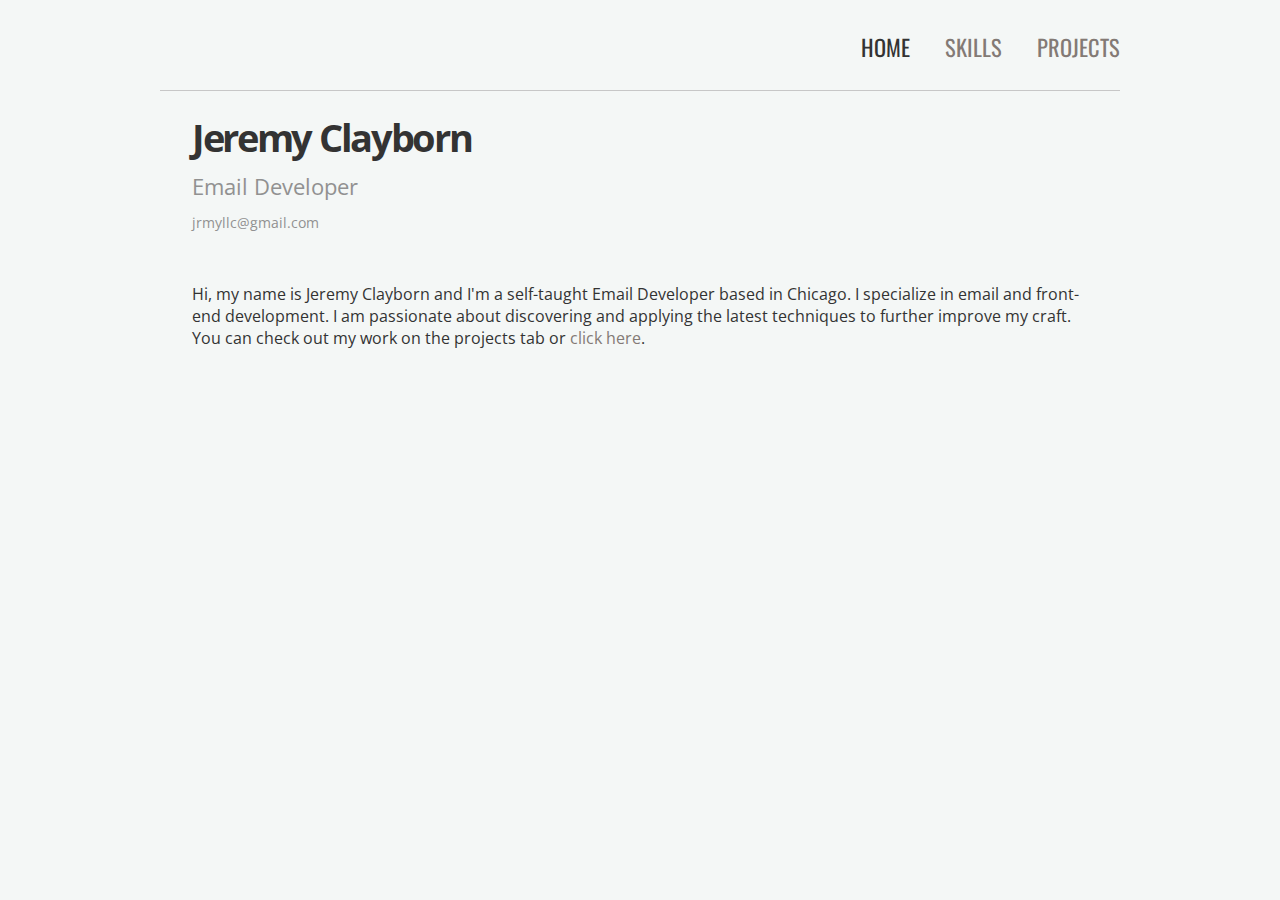
<file: index.html>
<!DOCTYPE html>
<html lang="en">
  <head>
    <meta charset="UTF-8">
    <meta name="viewport" content="width=device-width, initial-scale=1.0">
    <meta name="description" content="Portfolio">
    <title>Introduction</title>
    <link rel="stylesheet" href="css/portfolio.css" />
  </head>
  <body>

    <header>
      
      <nav>
        <a href="index.html" class="current">HOME</a>
        <a href="skills.html">SKILLS</a>
        <a href="portfolio.html">PROJECTS</a>
      </nav>
    </header>

    <section id="content">
      <div id="container">
        <h2 id="myname">Jeremy Clayborn</h2>
        <p id="mytitle">Email Developer</p>
        <p id="mytitle2">jrmyllc@gmail.com</p>

        <div id="intro">
          <p>Hi, my name is Jeremy Clayborn and I'm a self-taught Email Developer based in Chicago. I specialize in email and front-end development. I am passionate about discovering and applying the latest techniques to further improve my craft. You can check out my work on the projects tab or <a href="portfolio.html">click here</a>.</p>
          
        </div>
        

      </div>
    </section>

    <script src="js/jquery-1.11.0.min.js"></script>
    <script src="js/jq-load.js"></script>

  </body>
</html>
</file>
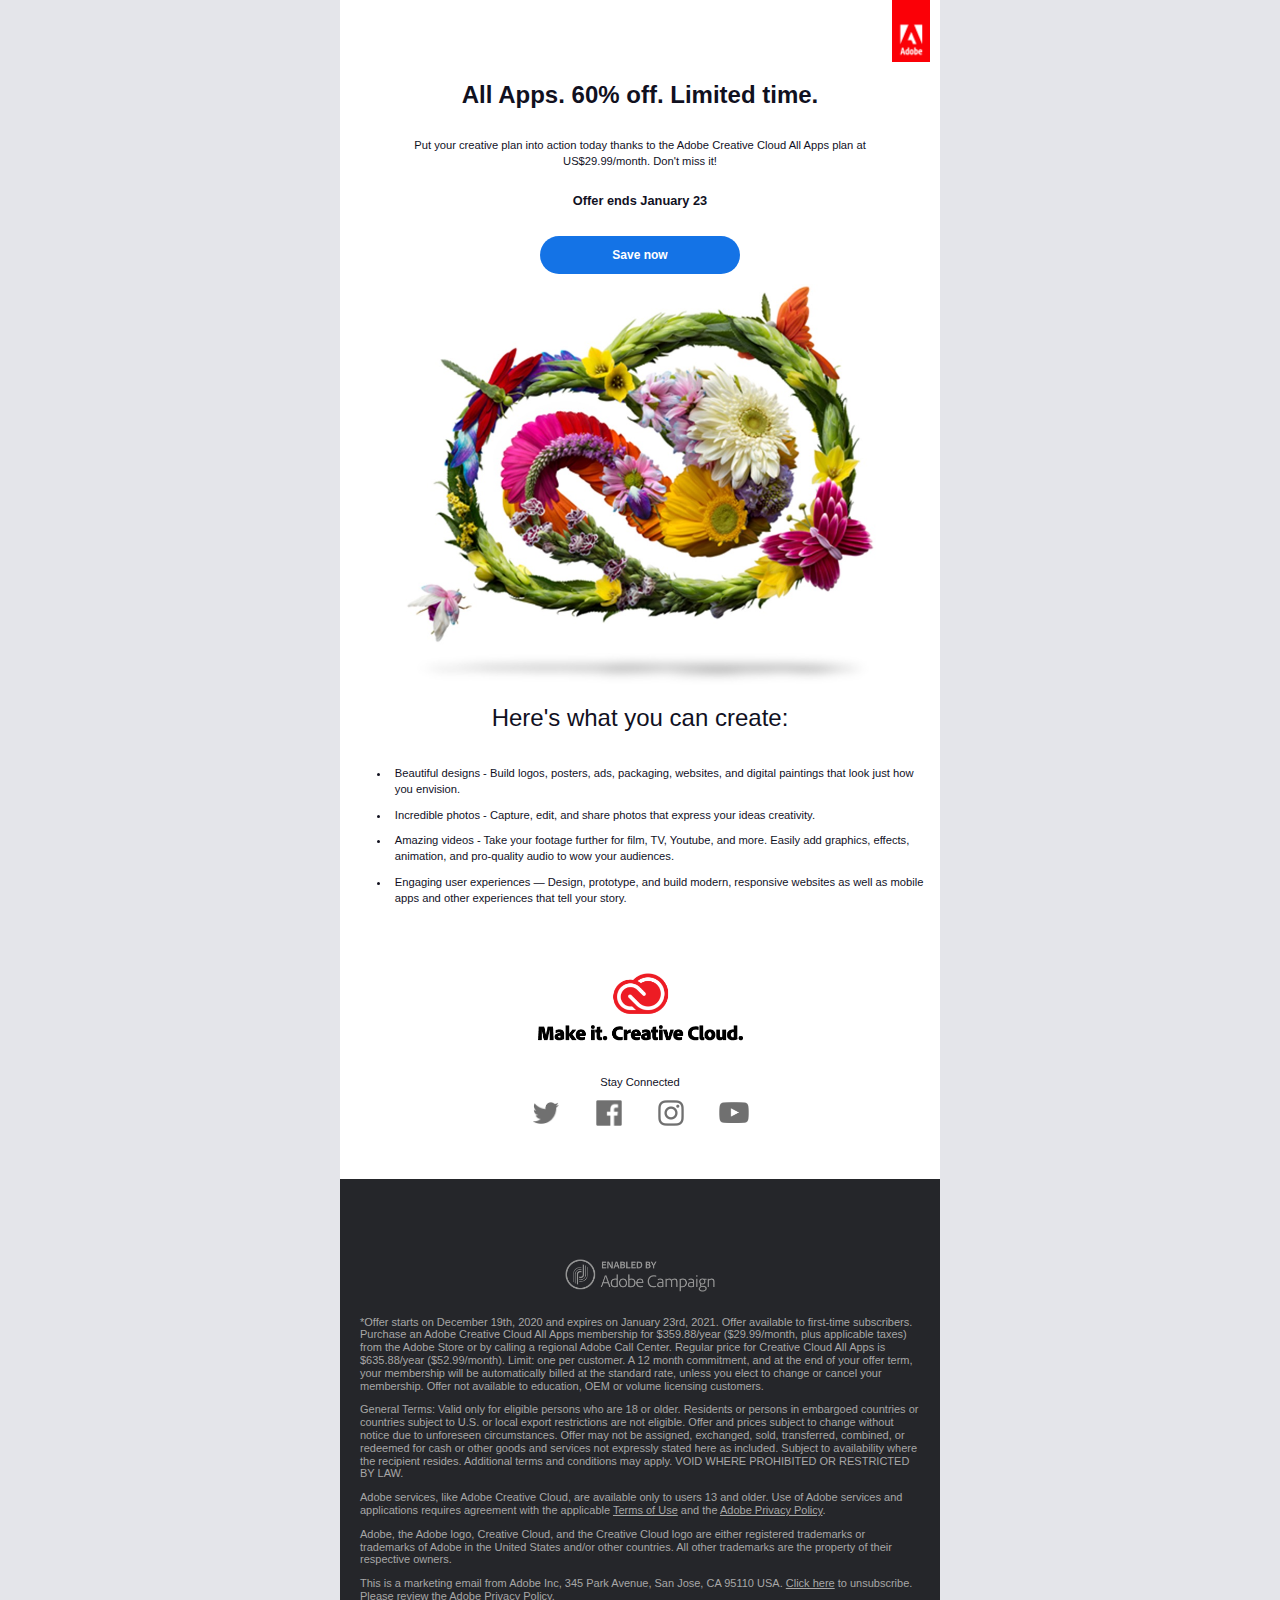
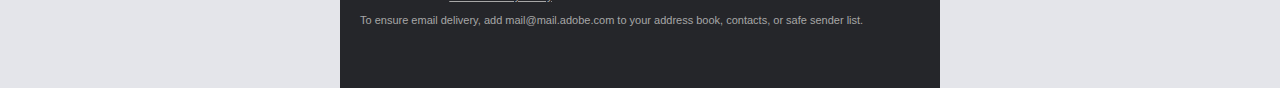
<file: Adobe_Promotional/html/index.html>
<!DOCTYPE html>
<html lang="en">
<head>
    <meta charset="UTF-8">
    <meta name="viewport" content="width=device-width, initial-scale=1.0">
    <meta name="description" content="Adobe Promotion">
    <link rel="stylesheet" href="../css/adobe.css">
    <title>Adobe 60% Off Promotion</title>
</head>
<body>

    <!-- Page -->
    <table cellpadding="0" cellspacing="0" border="0" align="center" width="100%" style="font-size:12px; font-family: Helvetica,Arial, Helvetica, sans-serif;color:#11111f;">
        <tr>
            <td>

                <!-- Email Container -->
                <table cellpadding="0" cellspacing="0" border="0" align="center" width="600" style="background-color: #ffffff;">
                    <tr>
                        <td>

                            <!-- Content -->
                            <table cellpadding="0" cellspacing="0" border="0" align="center" width="580">

                                <!-- Nav Logo -->
                                <tr align="right">
                                    <td>
                                        <img width="38" src="../images/adobe_tag.png" alt="">
                                    </td>
                                </tr>

                                <!-- Heading -->
                                <tr style="text-align: center;">
                                    <td>
                                        <h1 style="font-size: 1.5rem;">
                                            All Apps. 60% off. Limited time.
                                        </h1>
                                    </td>
                                </tr>

                                <!-- Heading Subtitle -->
                                <tr style="text-align: center;">
                                    <td >
                                        <p  style="font-size: .7rem; padding: 0 2rem; line-height: 1rem;">Put your creative plan into action today thanks to the Adobe Creative Cloud All Apps plan at US$29.99/month. Don't miss it!</p>
                                    </td>
                                </tr>

                                <!-- Offer Ends -->
                                <tr style="text-align: center;">
                                    <td>
                                        <p style="font-size: .8rem; padding-bottom: 1rem;"><b>Offer ends January 23</b></p>
                                    </td>
                                </tr>

                                <!-- Save Now Button -->
                                <tr>
                                    <td>
                                        <table id="button" cellpadding="0" cellspacing="0" border="0" align="center" width="200" style="border-radius: 3rem; color: #ffffff;">
                                            <tr  style="text-align: center;">
                                                <td>
                                                    <p><b>Save now</b></p>
                                                </td>
                                            </tr>
                                        </table>
                                    </td>
                                </tr>

                                <!-- Photo Art -->
                                <tr height="10">

                                </tr>
                                <tr align="center">
                                    <td>
                                        <img style="text-align: center;" width="475" src="../images/adobe_art.png" alt="">
                                    </td>
                                </tr>

                                <!-- Header of List -->
                                <tr align="center">
                                    <td>
                                        <h1 style="font-weight: 300; letter-spacing: 0;">Here's what you can create:</h1>
                                    </td>
                                </tr>

                                <!-- List -->
                                <tr>
                                    <td>
                                        <ul>
                                            <li>
                                                <b>Beautiful designs</b> - Build logos, posters, ads, packaging, websites, and digital paintings that look just how you envision.
                                            </li>
                                            <li>
                                                <b>Incredible photos</b> - Capture, edit, and share photos that express your ideas creativity.
                                            </li>
                                            <li>
                                                <b>Amazing videos</b> - Take your footage further for film, TV, Youtube, and more. Easily add graphics, effects, animation, and pro-quality audio to wow your audiences.
                                            </li>
                                            <li>
                                                <b>Engaging user experiences</b> — Design, prototype, and build modern, responsive websites as well as mobile apps and other experiences that tell your story.
                                            </li>
                                        </ul>
                                    </td>
                                </tr>

                                <!-- Creative Cloud Logo -->
                                <tr height="50">

                                </tr>
                                <tr align="center">
                                    <td>
                                        <img width="207" src="../images/makeitcreative.png" alt="">
                                    </td>
                                </tr>


                                <!-- Stay Connected -->
                                <tr height="20">

                                </tr>
                                <tr align="center">
                                    <td>
                                        <p style="font-size: .7rem;">Stay Connected</p>
                                    </td>
                                </tr>


                                <!-- Social Media -->
                                <tr>
                                    <td>
                                        <table cellpadding="0" cellspacing="0" border="0" align="center" width="250">
                                            <tr align="center" width="250">
                                                <td width="30">
                                                    <img id="twitter" width="26" src="../images/twitter.png" alt="">
                                                </td>
                                                <td width="30">
                                                    <img id="fb" width="26" src="../images/facebook.png" alt="">
                                                </td>
                                                <td width="30">
                                                    <img id="insta" width="26" src="../images/insta.png" alt="">
                                                </td>
                                                <td width="30">
                                                    <img id="yt" width="30" src="../images/youtube.png" alt="">
                                                </td>
                                            </tr>
                                        </table>
                                    </td>
                                </tr>
                                <tr height="50">

                                </tr>


                                <!-- Footer -->

                                <!-- Footer Logo -->
                                <table cellpadding="0" cellspacing="0" border="0" align="center" width="600" style="background-color: #25262a;">
                                    <tr height="80">

                                    </tr>
                                    <tr align="center">
                                        <td>
                                            <table cellpadding="0" cellspacing="0" border="0" align="center" width="600">
                                                <tr>
                                                    <img width="150" src="../images/adobe_enabled.png" alt="">
                                                </tr>
                                            </table>
                                        </td>
                                    </tr>

                                    <tr height="10">

                                    </tr>

                                    <tr width="580">
                                        <td width="580"> 
                                            <table style="color: #a7a7a7; font-size: 11px; line-height: .8rem;" cellpadding="0" cellspacing="0" border="0" align="center" width="560">
                                                <tr>
                                                    <td>
                                                        <p>*Offer starts on December 19th, 2020 and expires on January 23rd, 2021. Offer available to first-time subscribers. Purchase an Adobe Creative Cloud All Apps membership for $359.88/year ($29.99/month, plus applicable taxes) from the Adobe Store or by calling a regional Adobe Call Center. Regular price for Creative Cloud All Apps is $635.88/year ($52.99/month). Limit: one per customer. A 12 month commitment, and at the end of your offer term, your membership will be automatically billed at the standard rate, unless you elect to change or cancel your membership. Offer not available to education, OEM or volume licensing customers.</p>
                                                        <p>General Terms: Valid only for eligible persons who are 18 or older. Residents or persons in embargoed countries or countries subject to U.S. or local export restrictions are not eligible. Offer and prices subject to change without notice due to unforeseen circumstances. Offer may not be assigned, exchanged, sold, transferred, combined, or redeemed for cash or other goods and services not expressly stated here as included. Subject to availability where the recipient resides. Additional terms and conditions may apply. VOID WHERE PROHIBITED OR RESTRICTED BY LAW.</p>
                                                        <p>Adobe services, like Adobe Creative Cloud, are available only to users 13 and older. Use of Adobe services and applications requires agreement with the applicable <a id="terms" href="#" style="color: #a7a7a7;" >Terms of Use</a> and the <a class="policy" href="#" style="color: #a7a7a7;"">Adobe Privacy Policy</a>.</p>
                                                        <p>Adobe, the Adobe logo, Creative Cloud, and the Creative Cloud logo are either registered trademarks or trademarks of Adobe in the United States and/or other countries. All other trademarks are the property of their respective owners.</p>
                                                        <p>This is a marketing email from Adobe Inc, 345 Park Avenue, San Jose, CA 95110 USA. <a style="color: #a7a7a7;"" href="#" id="unsub">Click here</a> to unsubscribe. Please review the <a class="policy" style="color: #a7a7a7;" href="#">Adobe Privacy Policy</a>.</p>
                                                        <p>To ensure email delivery, add mail@mail.adobe.com to your address book, contacts, or safe sender list.</p>
                                                    </td>
                                                </tr>
                                            </table>
                                            
                                        </td>
                                    </tr>

                                    <tr height="50">

                                    </tr>
                                </table>
                                
                                
                            </table>
                        </td>
                    </tr>
                </table>
            </td>
        </tr>
    </table>


    

    <script src="../js/jquery-3.5.1.slim.min.js"></script>
    <script src="../js/adobe.js"></script>
</body>
</html>
</file>
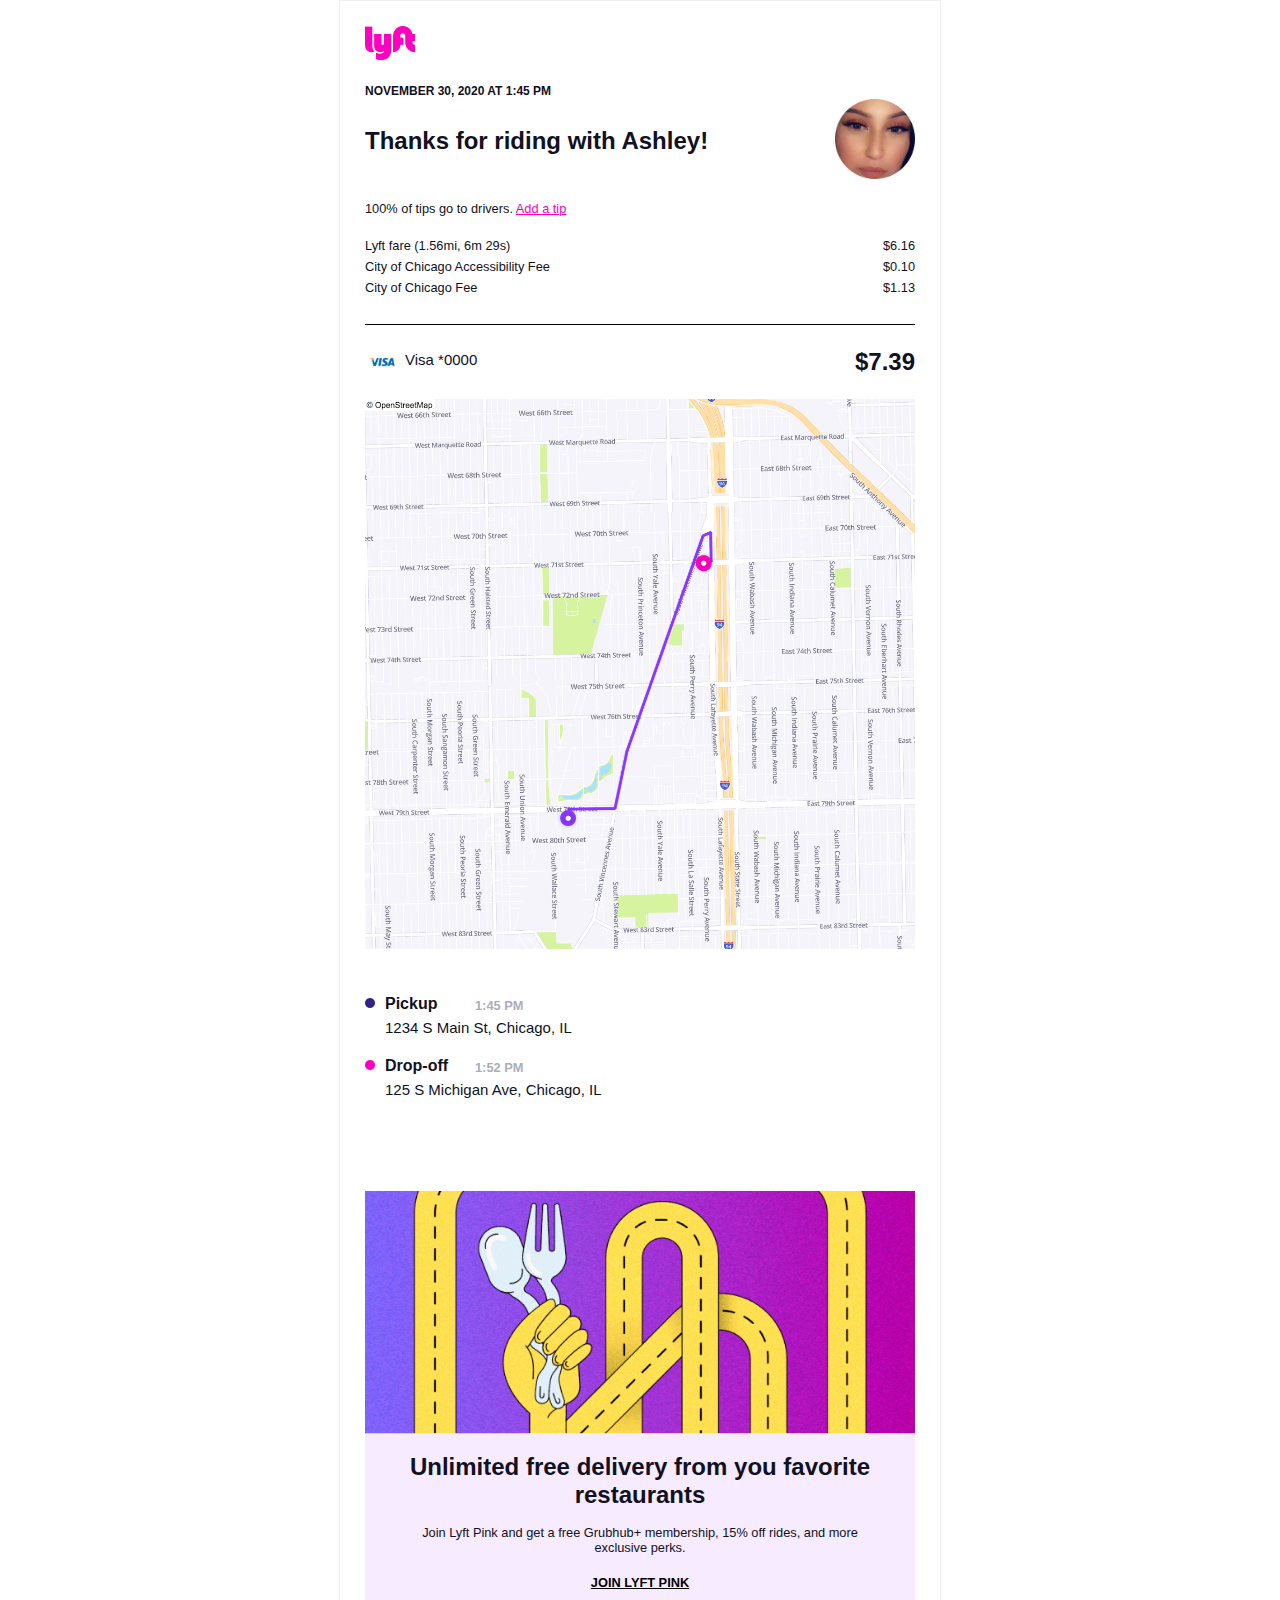
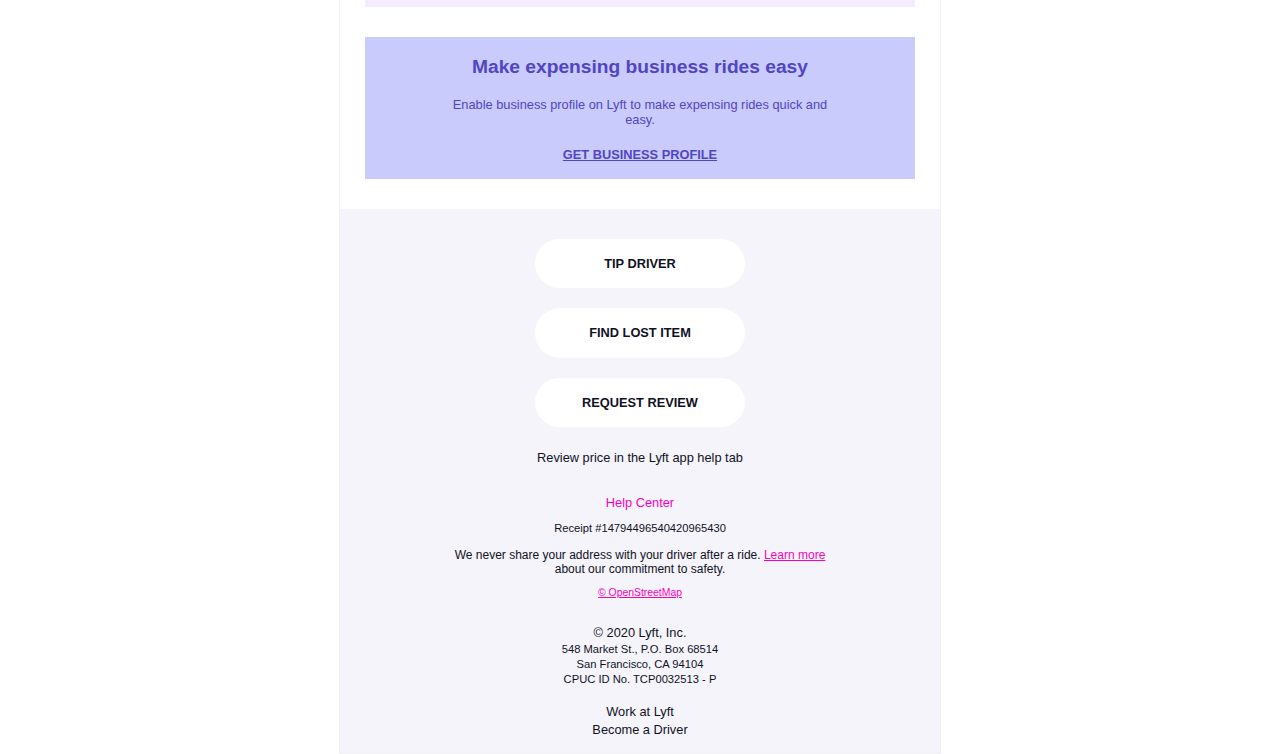
<file: Lyft/html/index.html>
<!DOCTYPE html>
<html lang="en">
<head>
    <meta charset="UTF-8">
    <meta name="viewport" content="width=device-width, initial-scale=1.0">
    <meta name="description" content="Lyft_Transactional_Email">
    <link rel="stylesheet" href="../css/lyft.css">
    <title>Document</title>
</head>
<body>
    
    <!-- Page -->
    <table cellpadding="0" cellspacing="0" border="0" align="center" width="100%">
        <tr>
            <td cellpadding="0">

                <!-- Email Border -->
                <table class="email-container"cellpadding="0" cellspacing="0" border="0" align="center" width="600" style="border: thin solid rgb(240, 240, 240);">
                    <tr>
                        <td>

                            <!-- Content Border -->
                            <table cellpadding="0" cellspacing="0" border="0" align="center" width="550" style="font-size:12px; font-family:'Helvetica Nueue',Helvetica,Arial, Helvetica, sans-serif;color:#11111f;">
                                <tr>
                                    <td>

                                        <!-- Header Logo -->
                                        <table cellpadding="0" cellspacing="0" border="0" align="center" width="550">
                                            <tr style="height: 25px;">

                                            </tr>
                                            <tr>
                                                <td>
                                                    <img width="50" src="../images/logo.png" alt="">
                                                </td>
                                            </tr>
                                            <tr height="20">

                                            </tr>
                                        </table>

                        
                                        <!-- Date, Thanks and Avatar -->
                                        <table cellpadding="0" cellspacing="0" border="0" align="center" width="550">
                                            
                                            <!-- Date -->
                                            <tr class="date" style="font-size: xx-small;">
                                                <td  cellpadding="0" colspan="2" align="left" valign="bottom" style="font-size:12px; font-family:'Helvetica Nueue',Helvetica,Arial, Helvetica, sans-serif;color:#11111f;line-height: 15px; font-weight:bold">

                                                    <span><b>NOVEMBER 30, 2020 AT 1:45 PM</b></span>

                                                </td>
                                            </tr>
                                            
                                            <tr>
                                                <!-- Thanks -->
                                                <td width="350">

                                                    <span><h2>Thanks for riding with Ashley!</h2></span>

                                                </td>

                                                <!-- Avatar -->
                                                <td align="right">

                                                    <img  width="80" height="80" src="../images/avi.png" alt="">

                                                </td>
                                            </tr>
                                        </table>

                                        <!-- Tip -->
                                        <table cellpadding="0" cellspacing="0" border="0" align="center" width="550">
                                            <tr style="font-size: xx-small;">
                                                <td align="left" valign="bottom" style="font-size:12px; font-family:'Helvetica Nueue',Helvetica,Arial, Helvetica, sans-serif;color:#11111f;line-height: 15px;">

                                                    <p class="tip">100% of tips go to drivers. <a style="color: #f900c0;"href="#">Add a tip</a></p>

                                                </td>
                                            </tr>
                                        </table>

                                        <!-- Taxes and Fees -->
                                        <table cellpadding="0" cellspacing="0" border="0" align="center" width="550">
                                            <tr>
                                                <td width="500">
                                                    <p>Lyft fare (1.56mi, 6m 29s)</p>

                                                </td>
                                                <td width="50" align="right">
                                                    <p>$6.16</p>
                                                </td>
                                            </tr>
                                            <tr>
                                                <td width="500">
                                                    <p>City of Chicago Accessibility Fee</p>

                                                </td>
                                                <td width="50" align="right">
                                                    <p>$0.10</p>
                                                </td>
                                            </tr>
                                            <tr>
                                                <td width="500">
                                                    <p>City of Chicago Fee</p>

                                                </td>
                                                <td width="50" align="right">
                                                    <p>$1.13</p>
                                                </td>
                                            </tr>
                                            <tr height="50px">
                                                <td colspan="2">
                                                    <p style="border-bottom: solid black thin; margin-bottom: 0;"></p>
                                                </td>
                                                
                                            </tr>
                                        </table>
                                        

                                        <!-- Payment -->
                                        <table cellpadding="0" cellspacing="0" border="0" align="center" width="550">
                                            <tr>
                                                <td width="40">
                                                    <img width="35px"src="../images/visa.png" alt="">
                                                </td>
                                                <td>
                                                    <p class="visa">Visa *0000</p>
                                                </td>
                                                <td align="right" style="font-size: large;">
                                                    <p class="cost"><b>$7.39</b></p>
                                                </td>
                                            </tr>
                                            <tr height="20">

                                            </tr>
                                        </table>

                                        <!-- Map -->
                                        <table cellpadding="0" cellspacing="0" border="0" align="center" width="550">
                                            <tr>
                                                <td>
                                                    <img  width="550" height="550" src="../images/map.png" alt="">
                                                </td>
                                            </tr>
                                            <tr height="40">

                                            </tr>
                                        </table>

                                        <!-- Pickup -->
                                        <table cellpadding="0" cellspacing="0" border="0" align="center" width="550">
                                            <tr>
                                                <td width="20">
                                                    <img width="10" height="10" src="../images/pickup.png" alt="">
                                                </td>
                                                <td width="90" style="font-size: 1rem;">
                                                    <p class="pickup"><b>Pickup</b></p>
                                                </td>
                                                <td style="font-size: .8rem; color:#acacc0;">
                                                    <p class="time"><b>1:45 PM</b></p>
                                                </td>
                                            </tr>
                                            <tr>
                                                <td colspan="3"><p class="street">1234 S Main St, Chicago, IL</p></td>
                                            </tr>
                                        </table>
                                        
                                        <!-- Drop-off -->
                                        <table cellpadding="0" cellspacing="0" border="0" align="center" width="550">
                                            <tr>
                                                <td width="20">
                                                    <img width="10" height="10" src="../images/dropoff.png" alt="">
                                                </td>
                                                <td width="90" style="font-size: 1rem;">
                                                    <p class="pickup"><b>Drop-off</b></p>
                                                </td>
                                                <td style="font-size: .8rem; color:#acacc0;">
                                                    <p class="time"><b>1:52 PM</b></p>
                                                </td>
                                            </tr>
                                            <tr>
                                                <td colspan="3"><p class="street">125 S Michigan Ave, Chicago, IL</p></td>
                                            </tr>
                                            <tr height="75">

                                            </tr>
                                        </table>

                                        <!-- Advertisement (Picture & Description) -->
                                        <table  cellpadding="0" cellspacing="0" border="0" align="center" width="550">
                                            <tr>
                                                <td style="background-color:  #f6ebff;">

                                                    <img width="550" height="243" src="../images/advert.png" alt="">

                                                </td>
                                            </tr>
                                            <tr>
                                                <td>

                                                    <table style="background-color: #f6ebff;" cellpadding="0" cellspacing="0" border="0" align="center" width="550">
                                                        <tr>
                                                            <td>
                                                                <table cellpadding="0" cellspacing="0" border="0" align="center" width="480">
                                                                    <tr>
                                                                        <td style="text-align: center;">
                                                                            <h2 class="unlimited">Unlimited free delivery from you favorite restaurants</h2>
                                                                        </td>
                                                                    </tr>
                                                                    <tr>
                                                                        <td style="text-align: center;">
                                                                            <p class="join">Join Lyft Pink and get a free Grubhub+ membership, 15% off rides, and more exclusive perks.</p>
                                                                        </td>
                                                                    </tr>
                                                                    <tr>
                                                                        <td style="text-align: center;">
                                                                            <a class="join-link" href="#"><h4>JOIN LYFT PINK</h4></a>
                                                                        </td>
                                                                    </tr>
                                                                </table>

                                                            </td>
                                                        </tr>
                                                    </table>

                                                </td>
                                            </tr>
                                            <tr height="30">

                                            </tr>
                                        </table>

                                        <!-- Business Profile Offer -->
                                        <table style="background-color: #c8cbfc;" cellpadding="0" cellspacing="0" border="0" align="center" width="550">
                                            <tr>
                                                <td>

                                                    <table style="text-align: center; color: #5245c2" cellpadding="0" cellspacing="0" border="0" align="center" width="460">
                                                        <tr>
                                                            <td>
                                                                <h3>Make expensing business rides easy</h3>

                                                            </td>
                                                        </tr>
                                                        <tr>
                                                            <td>
                                                                <p class="enable">Enable business profile on Lyft to make expensing rides quick and easy.</p>
                                                            </td>
                                                        </tr>

                                                        <tr>
                                                            <td>
                                                                <a  style="color: #5245c2;" href="#"><h4>GET BUSINESS PROFILE</h4></a>
                                                            </td>
                                                        </tr>
                                                    </table>   
                                                </td>
                                            </tr>
                                        </table>

                                        <!-- Space before Footer -->
                                        <table height="30" cellpadding="0" cellspacing="0" border="0" align="center" width="550">
                                            <tr>
                                                <td>
                                                    
                                                </td>
                                            </tr>
                                        </table>

                                        <!-- Footer -->
                                        <table style="background-color: #f4f4fa; text-align: center;" cellpadding="0" cellspacing="0" border="0" align="center" width="600">
                                            <tr height="30">

                                            </tr>
                                            <tr>
                                                <td>
                                                    <table style="background-color: #ffffff; border-radius: 3rem;" cellpadding="0" cellspacing="0" border="0" align="center" width="210">
                                                        <tr>
                                                            <td>
                                                                <h4>TIP DRIVER</h4>
                                                            </td>
                                                        </tr>
                                                    </table>

                                                </td>
                                            </tr>
                                            <tr height="20">
                                                
                                            </tr>
                                            <tr>
                                                <td>
                                                    <table style="background-color: #ffffff; border-radius: 3rem;" cellpadding="0" cellspacing="0" border="0" align="center" width="210">
                                                        <tr>
                                                            <td>
                                                                <h4>FIND LOST ITEM</h4>
                                                            </td>
                                                        </tr>
                                                    </table>

                                                </td>
                                            </tr>
                                            <tr height="20">
                                                
                                            </tr>
                                            <tr>
                                                <td>
                                                    <table style="background-color: #ffffff; border-radius: 3rem;" cellpadding="0" cellspacing="0" border="0" align="center" width="210">
                                                        <tr>
                                                            <td>
                                                                <h4>REQUEST REVIEW</h4>
                                                            </td>
                                                        </tr>
                                                    </table>

                                                </td>
                                            </tr>
                                            <tr height="20">
                                                
                                            </tr>
                                            <tr>
                                                <td>
                                                    <p>Review price in the Lyft app help tab</p>
                                                </td>
                                            </tr>
                                            <tr>
                                                <td style="color: #f900c0">
                                                    <p class="help">Help Center</p>
                                                </td>
                                            </tr>
                                            <tr>
                                                <td>
                                                    <span class="receipt">Receipt</span><span class="receipt"> #14794496540420965430</span>
                                                </td>
                                            </tr>
                                            <tr height="10">

                                            </tr>
                                            <tr>
                                                <td style="padding: 0 100px;">
                                                    <p class="learn">
                                                        We never share your address with your driver after a ride.
                                                        <a href="#"  style="color: #f900c0;" >Learn more</a> about our commitment to safety.   
                                                    </p>
                                                </td>
                                            </tr>
                                            <tr>
                                                <td>
                                                    <p class="open"><a style="color: #f900c0;" href="#">&copy; OpenStreetMap</a></p>
                                                </td>
                                            </tr>
                                            <tr>
                                                <td>
                                                    <p class="copyright">&copy; 2020 Lyft, Inc.</p>
                                                    <p class="lyftaddy">548 Market St., P.O. Box 68514</p>
                                                    <p class="lyftaddy"> San Francisco, CA 94104</p>
                                                    <p class="lyftaddy">CPUC ID No. TCP0032513 - P</p>
                                                </td>
                                            </tr>
                                            <tr>
                                                <td>
                                                    <p class="work">Work at Lyft</p>
                                                    <p class="employ">Become a Driver</p>
                                                </td>
                                            </tr>

                                        </table>
                               



                                        

                                        
                                              
                                    </td>
                                </tr>
                            </table>  

                        </td>
                    </tr>
                </table>

            </td>
        </tr>
    </table>
    <script src="../js/jquery-3.5.1.slim.min.js"></script>
    <script src="../js/lyft.js"></script>
</body>
</html>
</file>
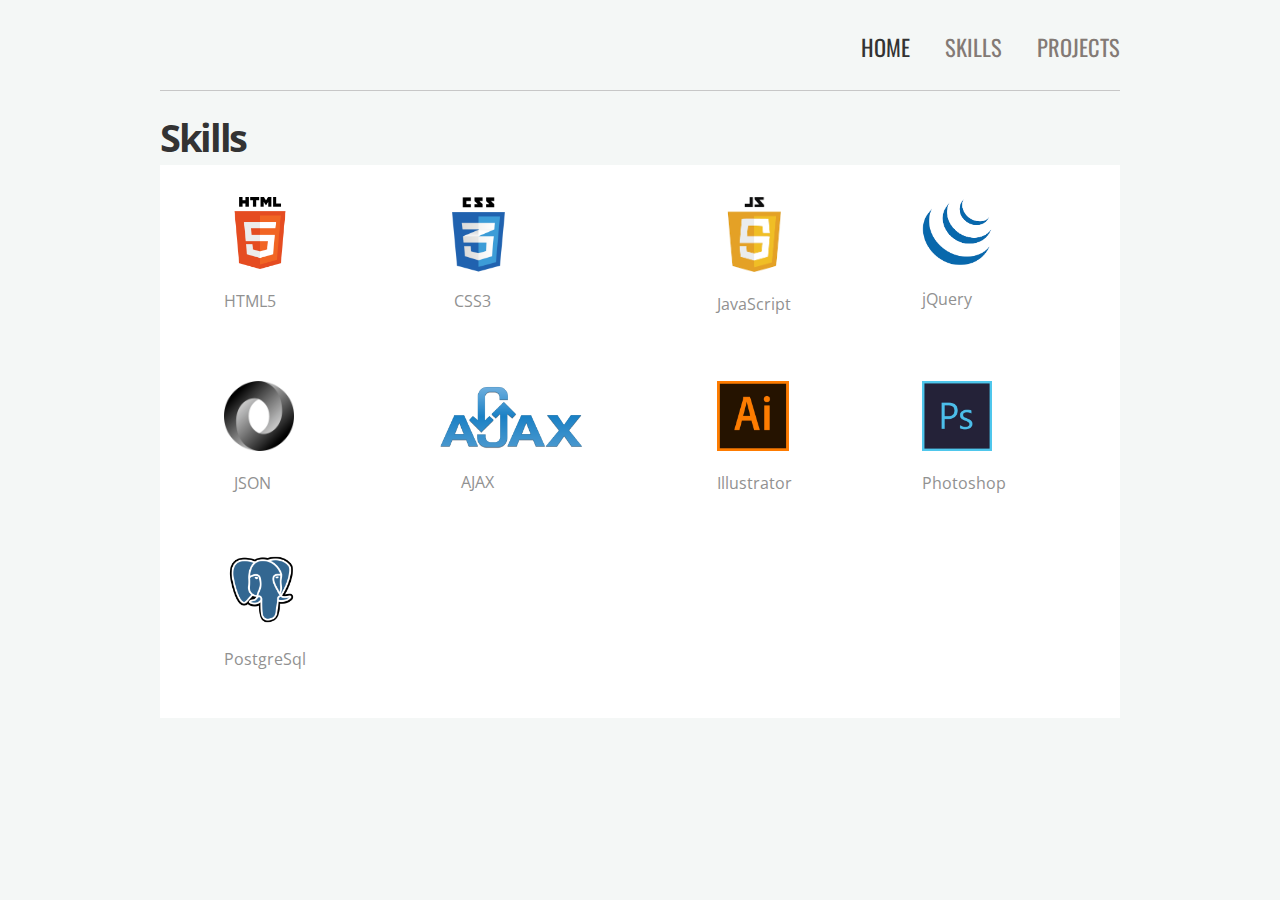
<file: skills.html>
<!DOCTYPE html>
<html lang="en">
  <head>
    <meta charset="UTF-8">
    <meta name="viewport" content="width=device-width, initial-scale=1.0">
    <meta name="description" content="Portfolio">
    <title>Skills</title>
    <link rel="stylesheet" href="css/portfolio.css" />
  </head>
  <body>

    <header>
      
      <nav>
        <a href="index.html" class="current">HOME</a>
        <a href="skills.html">SKILLS</a>
        <a href="portfolio.html">PROJECTS</a>
      </nav>
    </header>

    <section id="content">
      <div id="container" class="location">
        <h2>Skills</h2>

        <div class="skills-cont">

          <div id="html5">
            <img width="72" src="img/html5-tag.png" alt=""><p>HTML5</p>
          </div>
          <div id="css3">
            <img width="85" src="img/css3-tag.png" alt=""><p>CSS3</p>
          </div>
          <div id="javascript">
            <img width="75" src="img/js-tag.png" alt=""><p>JavaScript</p>
          </div>
          <div id="jquery">
            <img width="70" src="img/jquery-tag.png" alt=""><p>jQuery</p>
          </div>
          <div id="json">
            <img width="70" src="img/json-tag.png" alt=""><p>JSON</p>
          </div>
          <div id="ajax">
            <img width="150" src="img/ajax-tag.png" alt=""><p>AJAX</p>
          </div>
          <div id="illustrator">
            <img width="72" src="img/illustrator-tag.png" alt=""><p>Illustrator</p>
          </div>
          <div id="photoshop">
            <img width="70" src="img/photoshop-tag.png" alt=""><p>Photoshop</p>
          </div>
          <div id="postgres">
            <img width="75" src="img/PostgreSQL-tag.png" alt=""><p>PostgreSql</p>
          </div>

        </div>

      </div>
    </section>

    <script src="js/jquery-1.11.0.min.js"></script>
    <script src="js/jq-load.js"></script>

  </body>
</html>
</file>
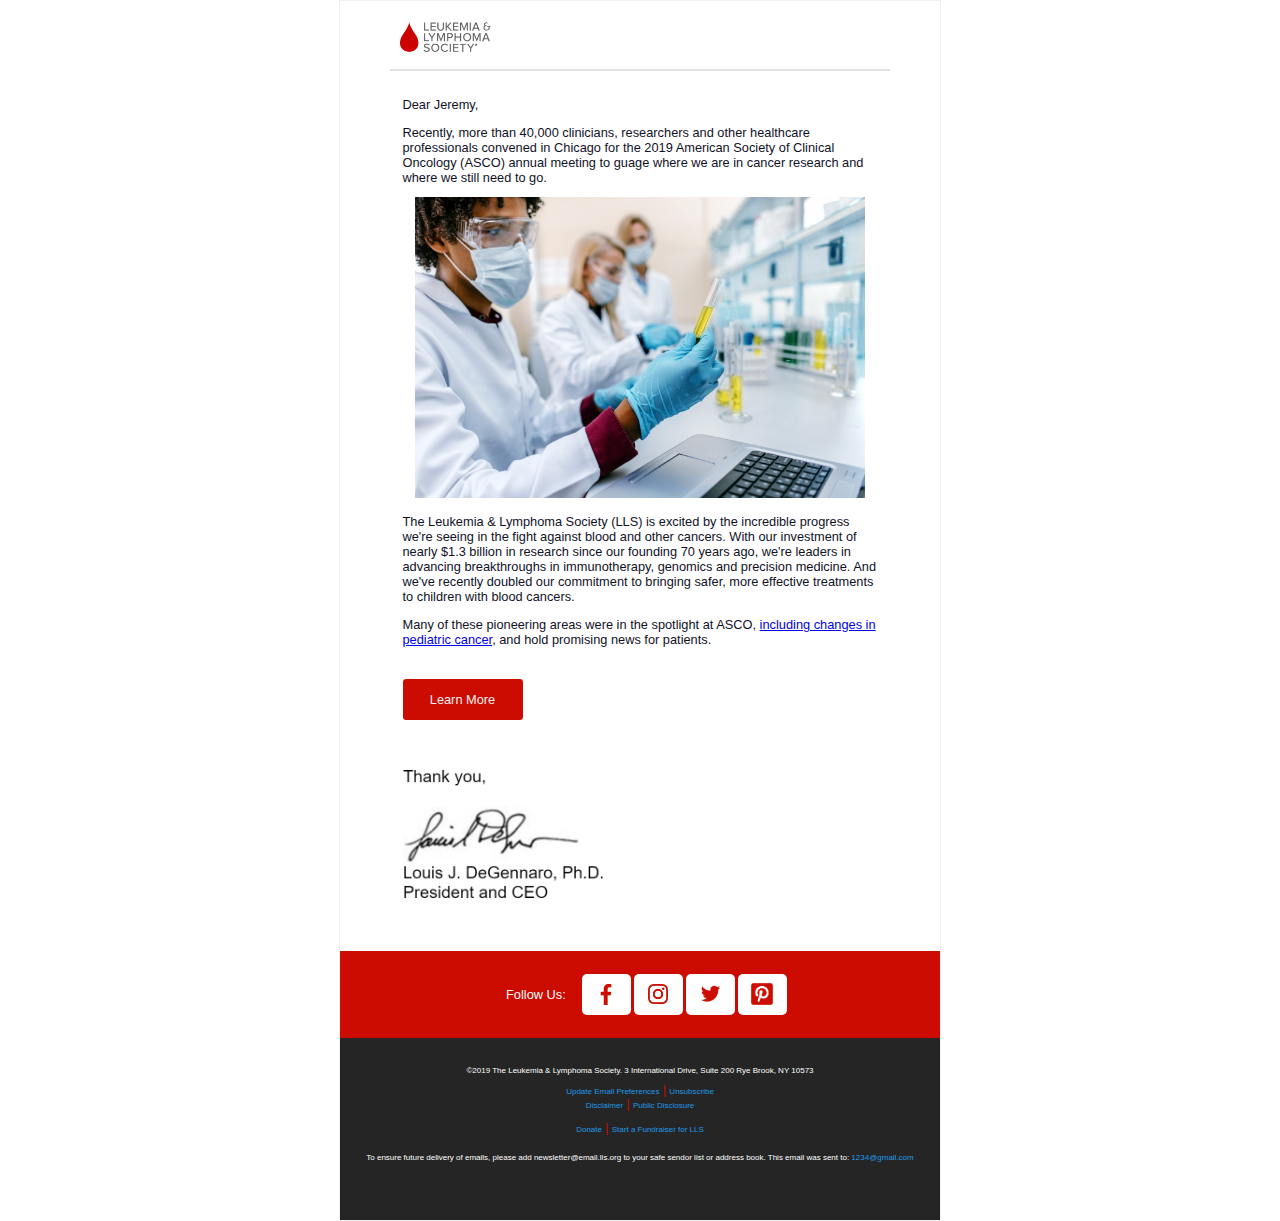
<file: LLS_Newsletter/html/lls.html>
<!DOCTYPE html>
<html lang="en">
<head>
    <meta charset="UTF-8">
    <meta name="viewport" content="width=device-width, initial-scale=1.0">
    <meta name="description" content="Lyft_Transactional_Email">
    <link rel="stylesheet" href="../css/style.css">
    <title>Document</title>
</head>
<body>
    
    <!-- Page -->
    <table cellpadding="0" cellspacing="0" border="0" align="center" width="100%">
        <tr>
            <td cellpadding="0">

                <!-- Email Border -->
                <table class="email-container" cellpadding="0" cellspacing="0" border="0" align="center" width="600" style="border: thin solid rgb(240, 240, 240); margin: 0 auto;">
                    <tr>
                        <td>

                            <!-- Content Border -->
                            <table cellpadding="0" cellspacing="0" border="0" align="center" width="550" style="font-size:12px; font-family:'Helvetica Nueue',Helvetica,Arial, Helvetica, sans-serif;color:#11111f;">
                                <tr height="10">

                                </tr>
                                <tr>
                                    <td>
                                        <!-- Header Logos -->
                                         <table style="margin: 0 auto;" cellpadding="0" cellspacing="0" border="0" align="center" width="500">
                                             <tr height="10">

                                             </tr>
                                             <tr>
                                                 <td>
                                                     <img style="margin-left: 10px ;" width="130" src="../images/logo-lls.png" alt="">
                                                 </td>
                                             </tr>
                                             <tr>
                                                 <td>
                                                     <p style="border: thin solid rgb(226, 226, 226);">

                                                     </p>
                                                 </td>
                                             </tr>
                                         </table>  
                                         
                                         <!-- First Paragraph -->
                                         <table cellpadding="0" cellspacing="0" border="0" align="center" width="475">
                                             <tr>
                                                 <td>
                                                     <p>Dear Jeremy,</p>
                                                     <p>Recently, more than 40,000 clinicians, researchers and other healthcare professionals convened in Chicago for the 2019 American Society of Clinical Oncology (ASCO) annual meeting to guage where we are in cancer research and where we still need to go.</p>
                                                 </td>
                                             </tr>
                                         </table>
                                         
                                         <!-- Photo -->
                                         <table cellpadding="0" cellspacing="0" border="0" align="center" width="475">
                                             <tr>
                                                 <td align="center">
                                                     <img width="450" src="../images/lls_sci.jpg" alt="">
                                                 </td>
                                             </tr>
                                         </table>

                                         <!-- Remaining Paragraphs -->
                                         <table cellpadding="0" cellspacing="0" border="0" align="center" width="475">
                                             <tr>
                                                 <td>
                                                     <p>
                                                        The Leukemia & Lymphoma Society (LLS) is excited by the incredible progress we're seeing in the fight against blood and other cancers. With our investment of nearly $1.3 billion in research since our founding 70 years ago, we're leaders in advancing breakthroughs in immunotherapy, genomics and precision medicine. And we've recently doubled our commitment to bringing safer, more effective treatments to children with blood cancers.</p>
                                                     <p>Many of these pioneering areas were in the spotlight at ASCO, <a id="pedi" href="#">including changes in pediatric cancer</a>, and hold promising news for patients.</p>   
                                                 </td>
                                             </tr>
                                         </table>

                                         <!-- Learn More Button -->
                                         <table cellpadding="0" cellspacing="0" border="0" align="center" width="475">
                                             <tr height="20">

                                             </tr>
                                             <tr>
                                                 <td>
                                                    <table cellpadding="0" cellspacing="0" border="0" align="left" style="border-radius: .2rem; background-color: #cc0c00; color: #ffffff; text-align: center;"width="120">
                                                        <tr>
                                                            <td id="button">
                                                                <p>Learn More</p>
                                                            </td>
                                                        </tr>
                                                    </table> 
                                                 </td>
                                             </tr>
                                             <tr height="50">

                                             </tr>
                                         </table>

                                         <!-- Signature -->
                                         <table cellpadding="0" cellspacing="0" border="0" align="center" width="475">
                                             <tr>
                                                 <td>
                                                     <img width="200" src="../images/lls_sig.png" alt="">
                                                 </td>
                                             </tr>
                                             <tr height="50">

                                             </tr>
                                         </table>

                                         <!-- Social Media -->
                                         <table cellpadding="0" cellspacing="0" border="0" align="center" width="600" style="background-color: #cc0c00;">
                                            <tr height="20">

                                            </tr>
                                             <tr>
                                                 <td>
                                                     <table style="text-align: center;" cellpadding="0" cellspacing="3" border="0" align="center" width="300">
                                                         <tr height="30">
                                                             <td width="70">
                                                                 <p style="color: #ffffff;">Follow Us:</p>
                                                             </td>
                                                             <td id="fb" width="40" style="background-color: #ffffff; border-radius: 5px;">
                                                                 <img align="center" width="20"src="../images/fb-icon.png" alt="">
                                                             </td>
                                                             <td id="ig" width="40" style="background-color: #ffffff; padding-top: 3px;  border-radius: 5px;">
                                                                 <img width="20" src="../images/insta-logo.png" alt="">
                                                             </td>
                                                             <td id="twitter" width="40" style="background-color: #ffffff; padding-top: 3px;  border-radius: 5px;">
                                                                 <img width="21" src="../images/twitter-icon.png" alt="">
                                                             </td>
                                                             <td id="pin" width="40" style="background-color: #ffffff; padding-top: 3px;  border-radius: 5px;">
                                                                 <img width="22" src="../images/pinterest-logo.png" alt="">
                                                             </td>
                                                         </tr>
                                                     </table>
                                                 </td>
                                             </tr>
                                             <tr height="20">

                                             </tr>
                                         </table>

                                         <!-- Footer -->
                                         <table class="footer" cellpadding="0" cellspacing="0" border="0" align="center" width="600" style="background-color: #252525; color: #ffffff; text-align: center;">
                                             <tr>
                                                 <td>
                                                     <table cellpadding="0" cellspacing="0" border="0" align="center" width="550">
                                                         <tr height="20">

                                                         </tr>
                                                         <tr>
                                                             <td>
                                                                <p>&copy;2019 The Leukemia & Lymphoma Society. 3 International Drive, Suite 200  Rye Brook, NY 10573</p>
                                                             </td>
                                                         </tr>
                                                         <tr>
                                                             <td style="color: #cc0c00;">
                                                                 <span><a id="emailPref" style="color: #2199e8; text-decoration: none;" href="#">Update Email Preferences</a> | <a id="unsub" style="color: #2199e8; text-decoration: none;" href="">Unsubscribe</a></span>
                                                             </td>
                                                         </tr>
                                                         <tr>
                                                            <td style="color: #cc0c00;">
                                                                <span><a id="disclaimer" style="color: #2199e8; text-decoration: none;" href="#">Disclaimer</a> | <a id="disclosure" style="color: #2199e8; text-decoration: none;" href="">Public Disclosure</a></span>
                                                            </td>
                                                        </tr>
                                                        <tr height="10">

                                                        </tr>
                                                        <tr>
                                                            <td style="color: #cc0c00;">
                                                                <span><a id="donate" style="color: #2199e8; text-decoration: none;" href="#">Donate</a> | <a id="fundraiser" style="color: #2199e8; text-decoration: none;" href="">Start a Fundraiser for LLS</a></span>
                                                            </td>
                                                        </tr>
                                                        <tr height="10">

                                                        </tr>
                                                        <tr>
                                                            <td>
                                                                <p>To ensure future delivery of emails, please add newsletter@email.lis.org to your safe sendor list or address book. This email was sent to: <a style="color: #2199e8; text-decoration: none;" href="#">1234@gmail.com</a></p>
                                                            </td>
                                                        </tr>
                                                        <tr height="50">

                                                        </tr>
                                                     </table>                        
                                                 </td>
                                             </tr>
                                         </table>
                                    </td>
                                </tr>
                            </table>  

                        </td>
                    </tr>
                </table>

            </td>
        </tr>
    </table>
    <script src="../js/jquery-3.5.1.slim.min.js"></script>
    <script src="../js/lls-script.js"></script>
</body>
</html>
</file>
<file: css/portfolio.css>
/* The Maker Bus Stylesheet */

@import url(http://fonts.googleapis.com/css?family=Oswald:700,400);
@import url(http://fonts.googleapis.com/css?family=Open+Sans);

* {
  -webkit-transition: color 0.3s;
  -moz-transition: color 0.3s;
  -ms-transition: color 0.3s;
  -o-transition: color 0.3s;
  transition: color 0.3s;
}
body {
  background-color: #f4f7f6;
  color: rgb(145, 145, 145);
  font-family: "Open Sans", arial, sans-serif;
  width: 960px;
  margin: 0 auto 0 auto;
}

header {
  display: block;
  height: 90px;
  border-bottom: 1px solid rgb(199, 199, 199);
  margin-bottom: 10px;
}

h1 {
  font-weight: normal;
  margin: 28px 0 0 0;
  float: left;
  width: 225px;
  height: 90px;

  background-repeat: no-repeat;
  text-indent: 100%;
  white-space: nowrap;
  overflow: hidden;
}

h2 {
  font-size: 2.4em;
  margin: 0.7em 0 1em 0;
  padding: 0;
  color: #333;
  line-height: 1em;
  letter-spacing: -0.06em;
}

h3 {
  margin: 0;
  font-size: 1.4em;
  color: #333;
  font-family: oswald, arial, sans-serif;
}

nav {
  font-family: oswald, arial, sans-serif;
  float: right;
  width: 600px;
  padding-top: 30px;
  font-size: 1.4em;
  text-align: right;
  text-transform: uppercase;
}
nav a {
  padding-left: 30px;
}
nav a:hover,
a.current {
  color: #333;
}

a {
  text-decoration: none;
  color: #837a75;
}

#event {
  display: inline-flex;
}

#event div:not(:last-child) {
  padding-right: 2rem;
}

#event div {
  border-bottom: thin solid #ddd;
}

#event p {
  padding: 0;
  margin: 0;
}

#event a {
  font-family: oswald, arial, sans-serif;
  font-size: 1.2rem;
  text-transform: uppercase;
  text-align: left;
  line-height: 4.5em;
}

#event a:hover,
#sessions a:hover {
  color: #333;
}

.third {
  position: relative;
  bottom: 20px;
}

.two-third {
  background-color: #3a3f52;
  width: 100%;
  width: 100%;
}

.two-third p {
  text-align: center;
  position: relative;
  bottom: 70px;
}

.two-third img {
  padding: 0;
  margin: 0;
}

ul {
  display: grid;
  padding: 0;
  grid-template-columns: 50% 50%;
  grid-template-rows: 50% 50%;
}

li a {
  color: rgb(167, 165, 165);
}

#tile1 {
  grid-row: 1;
  grid-column: 1;
}

#tile2 {
  grid-row: 1;
  grid-column: 2;
}
#tile3 {
  grid-row: 2;
  grid-column: 1;
}
#tile4 {
  grid-row: 2;
  grid-column: 2;
}

#sessions a {
  font-family: oswald, arial, sans-serif;
  font-size: 1.2rem;
}

#sessions li {
  list-style-type: none;
}

#sessions a:hover {
  color: white;
}

#sessions a.current {
  color: white;
}

#intro {
  padding: 0 2rem;
  color: #333;
}

#mytitle {
  padding-left: 2rem;
  position: relative;
  bottom: 1.5rem;
  font-size: 1.4rem;
}

#mytitle2 {
  padding-left: 2rem;
  position: relative;
  bottom: 2.2rem;
  font-size: 0.9rem;
}

#myname {
  padding-left: 2rem;
}

.skills-cont {
  background-color: white;
  display: grid;
  grid-template-columns: 3rem auto 1rem auto 1rem auto 1rem auto 1rem;
  grid-template-rows: 1rem auto 0.5rem auto 0.5rem auto 1rem;
  position: relative;
  bottom: 30px;
}

#html5 {
  grid-row: 2;
  grid-column: 2;
}

#css3 {
  grid-row: 2;
  grid-column: 4;
  position: relative;
  bottom: 5px;
}

#css3 p {
  position: relative;
  bottom: 8px;
  left: 18px;
}

#javascript {
  grid-row: 2;
  grid-column: 6;
}

#jquery {
  grid-row: 2;
  grid-column: 8;
}

#json {
  grid-row: 4;
  grid-column: 2;
}
#json p {
  position: relative;
  left: 10px;
}

#ajax {
  grid-row: 4;
  grid-column: 4;
}
#ajax p {
  position: relative;
  left: 25px;
  bottom: 3px;
}

#illustrator {
  grid-row: 4;
  grid-column: 6;
}

#photoshop {
  grid-row: 4;
  grid-column: 8;
}

#postgres {
  grid-row: 6;
  grid-column: 2;
}

.skills-cont div {
  margin: 1rem;
}

#intro a:hover {
  color: #333;
}
</file>
<file: Adobe_Promotional/css/adobe.css>
* {
  font-family: Helvetica, Arial, sans-serif;
}
body {
  background-color: #e4e5ea;
  margin: 0 0 0 0;
}

ul li {
  padding: 0.3rem;
  line-height: 1rem;
  font-size: 0.7rem;
  font-weight: 300;
}

#button {
  background-color: #1473e6;
  -webkit-transition: background-color 0.5s ease;
  -moz-transition: background-color 0.5s ease;
  -ms-transition: background-color 0.5s ease;
  -o-transition: background-color 0.5s ease;
  transition: background-color 0.5s ease;
}

#button:hover {
  background-color: rgb(93, 117, 255);
}
</file>
<file: Lyft/css/lyft.css>
body {
  margin: 0 auto;
}

h2 {
  font-size: 1.5rem;
  padding: 0;
  margin: 0;
}

h3 {
  font-size: 1.2rem;
}

h4 {
  font-size: 0.8rem;
}

p {
  margin: 3px 0;
  font-size: 0.8rem;
}

.tip {
  padding: 1rem 0;
}

.visa {
  padding-bottom: 0.3rem;
  font-size: 15px;
  margin-top: 0;
}

.cost {
  font-size: 1.5rem;
  margin-top: 0;
}

.pickup {
  font-size: 1rem;
}

.time {
  padding-top: 3px;
}

.street {
  margin-left: 20px;
  margin-bottom: 18px;
  font-size: 15px;
}

.join {
  margin-top: 1rem;
}

.join-link {
  color: black;
  font-size: 16px;
}

.enable {
  padding: 0 2rem;
  margin-top: 0;
}

.unlimited {
  padding-top: 1rem;
}

.help {
  padding: 1.5rem 0 0.5rem 0;
}

.receipt {
  font-size: 0.7rem;
}

.learn {
  font-size: 0.75rem;
}

.open {
  margin: 0.5rem 0 1.5rem 0;
  font-size: 0.65rem;
}

.lyftaddy {
  font-size: 0.7rem;
}

.work {
  margin-top: 1rem;
}
.employ {
  margin-bottom: 1rem;
}
</file>
<file: LLS_Newsletter/css/style.css>
#button {
  color: #f0f0f0;
  -webkit-transition: color 0.3s;
  -moz-transition: color 0.3s;
  -ms-transition: color 0.3s;
  -o-transition: color 0.3s;
  transition: color 0.3s;
}

#button:hover {
  color: #ffffff;
}

p {
  font-size: 0.8rem;
}

.footer p,
.footer a {
  font-size: 0.5rem;
}

body {
  margin: 0 auto;
  min-width: 100px;
}
</file>
